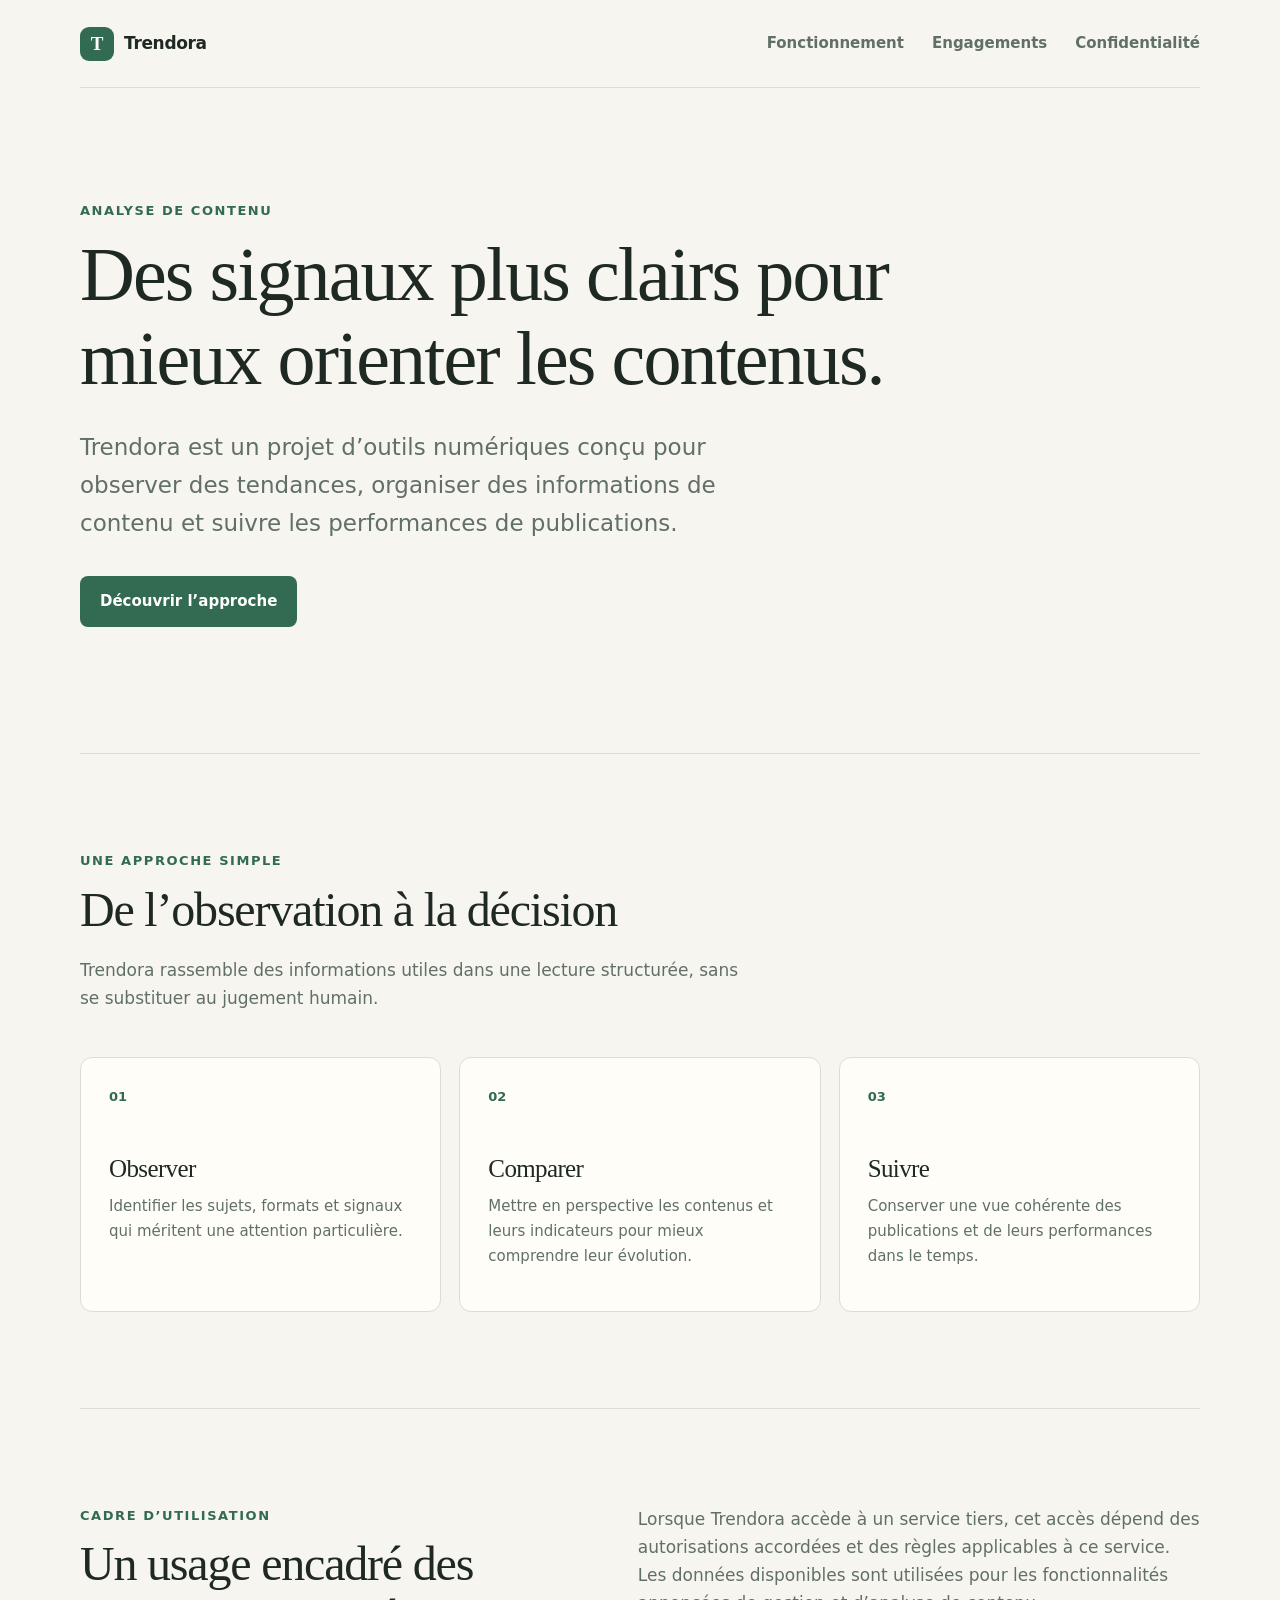
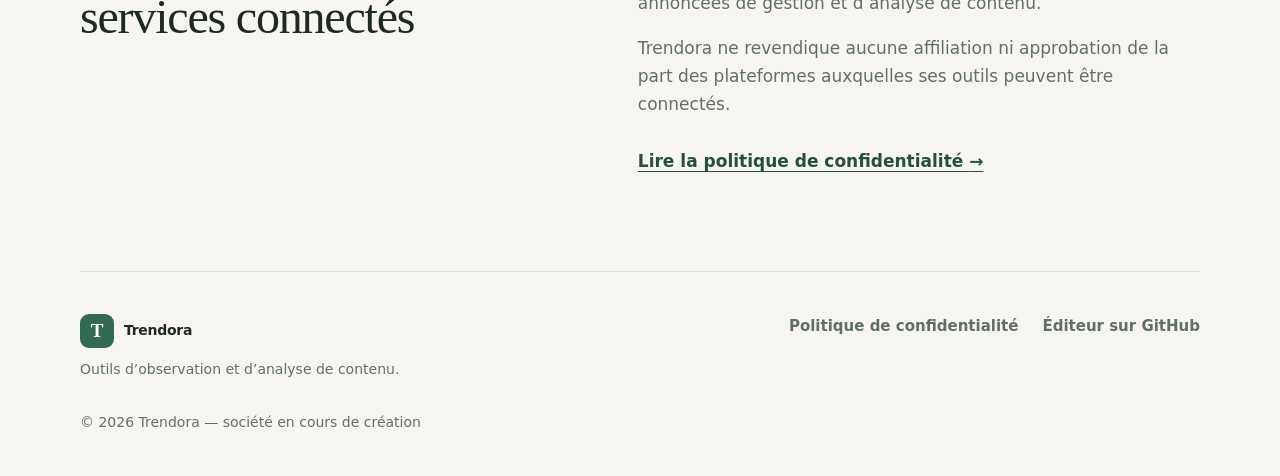
<file: index.html>
<!doctype html>
<html lang="fr">
<head>
  <meta charset="utf-8">
  <meta name="viewport" content="width=device-width, initial-scale=1">
  <meta name="description" content="Trendora aide à observer les tendances et à suivre les performances de contenu sur les plateformes numériques.">
  <meta name="theme-color" content="#f7f5ef">
  <title>Trendora — Observer les tendances, éclairer les contenus</title>
  <link rel="stylesheet" href="styles.css">
</head>
<body>
  <a class="skip-link" href="#contenu">Aller au contenu</a>
  <header class="site-header">
    <a class="brand" href="index.html" aria-label="Trendora, accueil"><span class="brand-mark" aria-hidden="true">T</span><span>Trendora</span></a>
    <nav aria-label="Navigation principale">
      <a href="#fonctionnement">Fonctionnement</a>
      <a href="#engagements">Engagements</a>
      <a href="privacy.html">Confidentialité</a>
    </nav>
  </header>
  <main id="contenu">
    <section class="hero" aria-labelledby="hero-title">
      <p class="eyebrow">Analyse de contenu</p>
      <h1 id="hero-title">Des signaux plus clairs pour mieux orienter les contenus.</h1>
      <p class="hero-copy">Trendora est un projet d’outils numériques conçu pour observer des tendances, organiser des informations de contenu et suivre les performances de publications.</p>
      <a class="button" href="#fonctionnement">Découvrir l’approche</a>
    </section>
    <section class="section" id="fonctionnement" aria-labelledby="fonctionnement-title">
      <div class="section-intro">
        <p class="eyebrow">Une approche simple</p>
        <h2 id="fonctionnement-title">De l’observation à la décision</h2>
        <p>Trendora rassemble des informations utiles dans une lecture structurée, sans se substituer au jugement humain.</p>
      </div>
      <div class="cards">
        <article class="card"><span class="card-number" aria-hidden="true">01</span><h3>Observer</h3><p>Identifier les sujets, formats et signaux qui méritent une attention particulière.</p></article>
        <article class="card"><span class="card-number" aria-hidden="true">02</span><h3>Comparer</h3><p>Mettre en perspective les contenus et leurs indicateurs pour mieux comprendre leur évolution.</p></article>
        <article class="card"><span class="card-number" aria-hidden="true">03</span><h3>Suivre</h3><p>Conserver une vue cohérente des publications et de leurs performances dans le temps.</p></article>
      </div>
    </section>
    <section class="section split" id="engagements" aria-labelledby="engagements-title">
      <div><p class="eyebrow">Cadre d’utilisation</p><h2 id="engagements-title">Un usage encadré des services connectés</h2></div>
      <div class="prose">
        <p>Lorsque Trendora accède à un service tiers, cet accès dépend des autorisations accordées et des règles applicables à ce service. Les données disponibles sont utilisées pour les fonctionnalités annoncées de gestion et d’analyse de contenu.</p>
        <p>Trendora ne revendique aucune affiliation ni approbation de la part des plateformes auxquelles ses outils peuvent être connectés.</p>
        <a class="text-link" href="privacy.html">Lire la politique de confidentialité <span aria-hidden="true">→</span></a>
      </div>
    </section>
  </main>
  <footer class="site-footer">
    <div><a class="brand" href="index.html" aria-label="Trendora, accueil"><span class="brand-mark" aria-hidden="true">T</span><span>Trendora</span></a><p>Outils d’observation et d’analyse de contenu.</p></div>
    <div class="footer-links"><a href="privacy.html">Politique de confidentialité</a><a href="https://github.com/sayrah-mvp">Éditeur sur GitHub</a></div>
    <p class="copyright">© 2026 Trendora — société en cours de création</p>
  </footer>
</body>
</html>
</file>
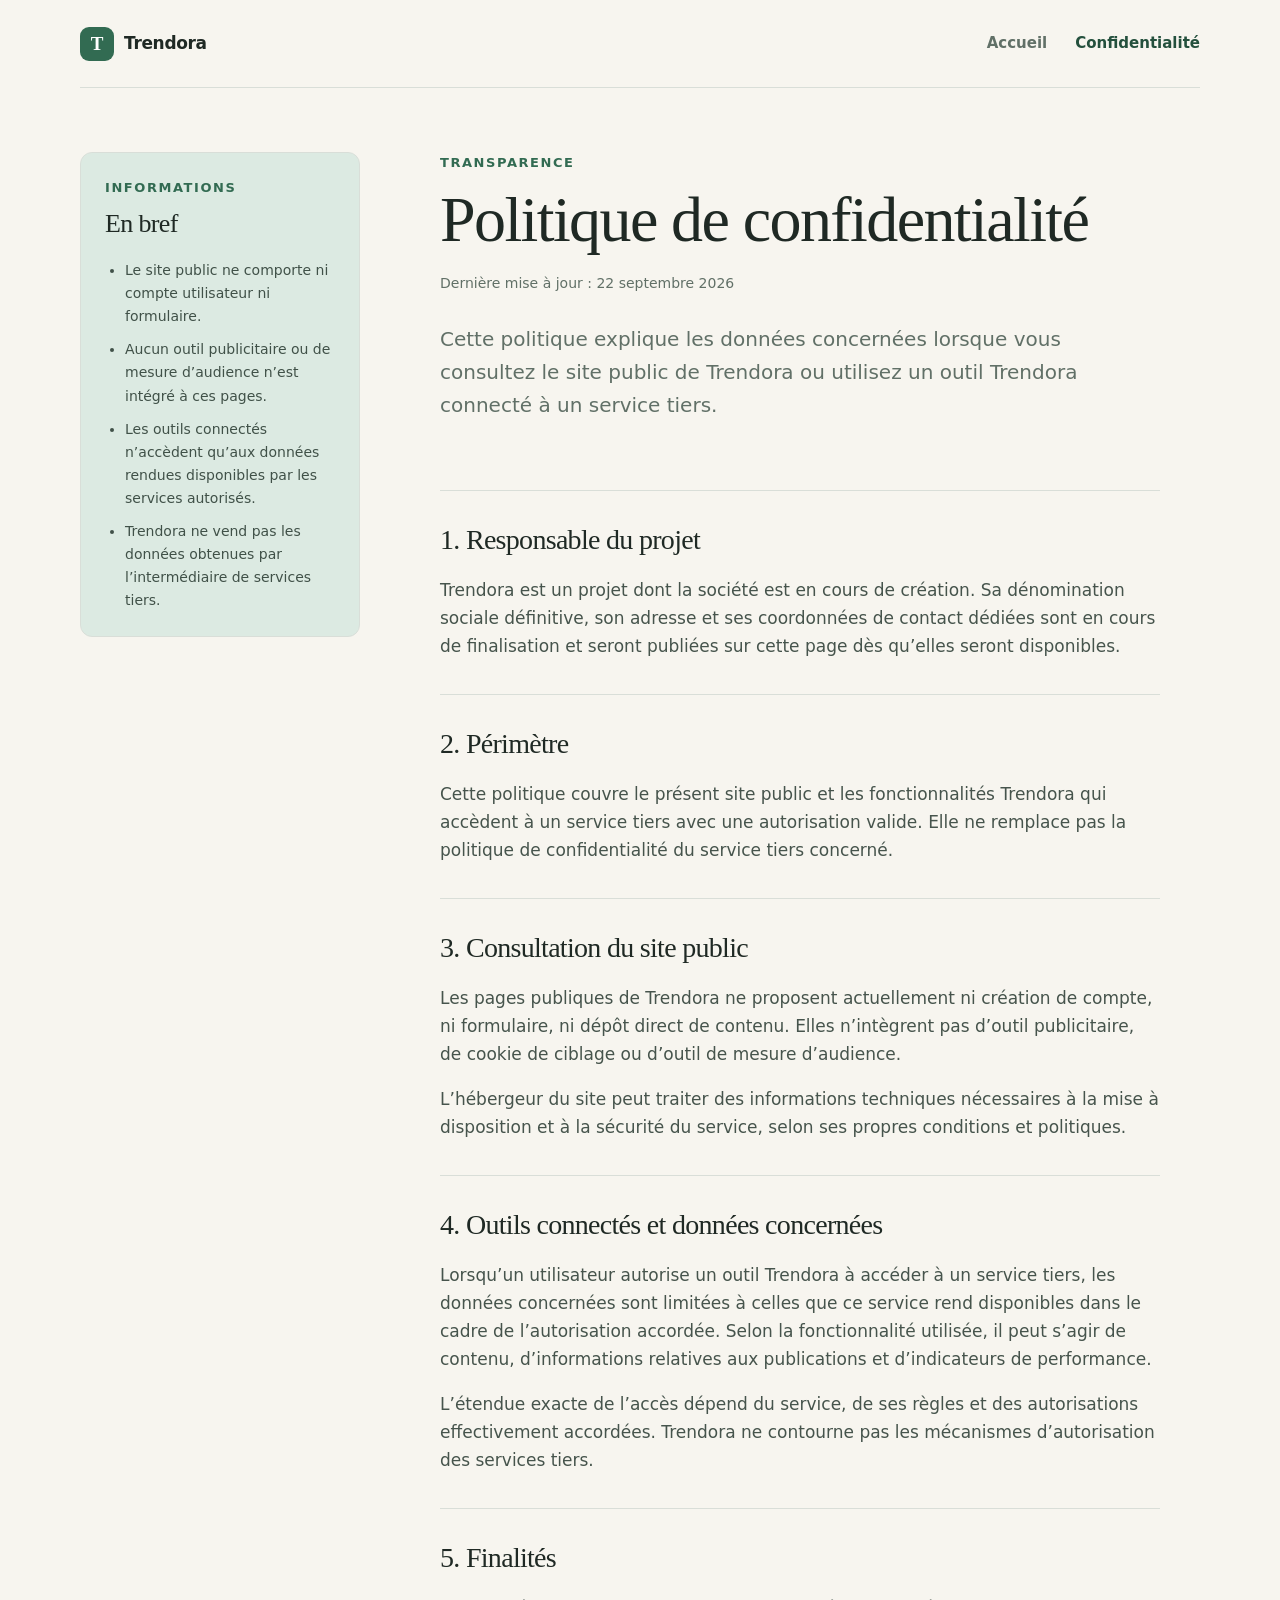
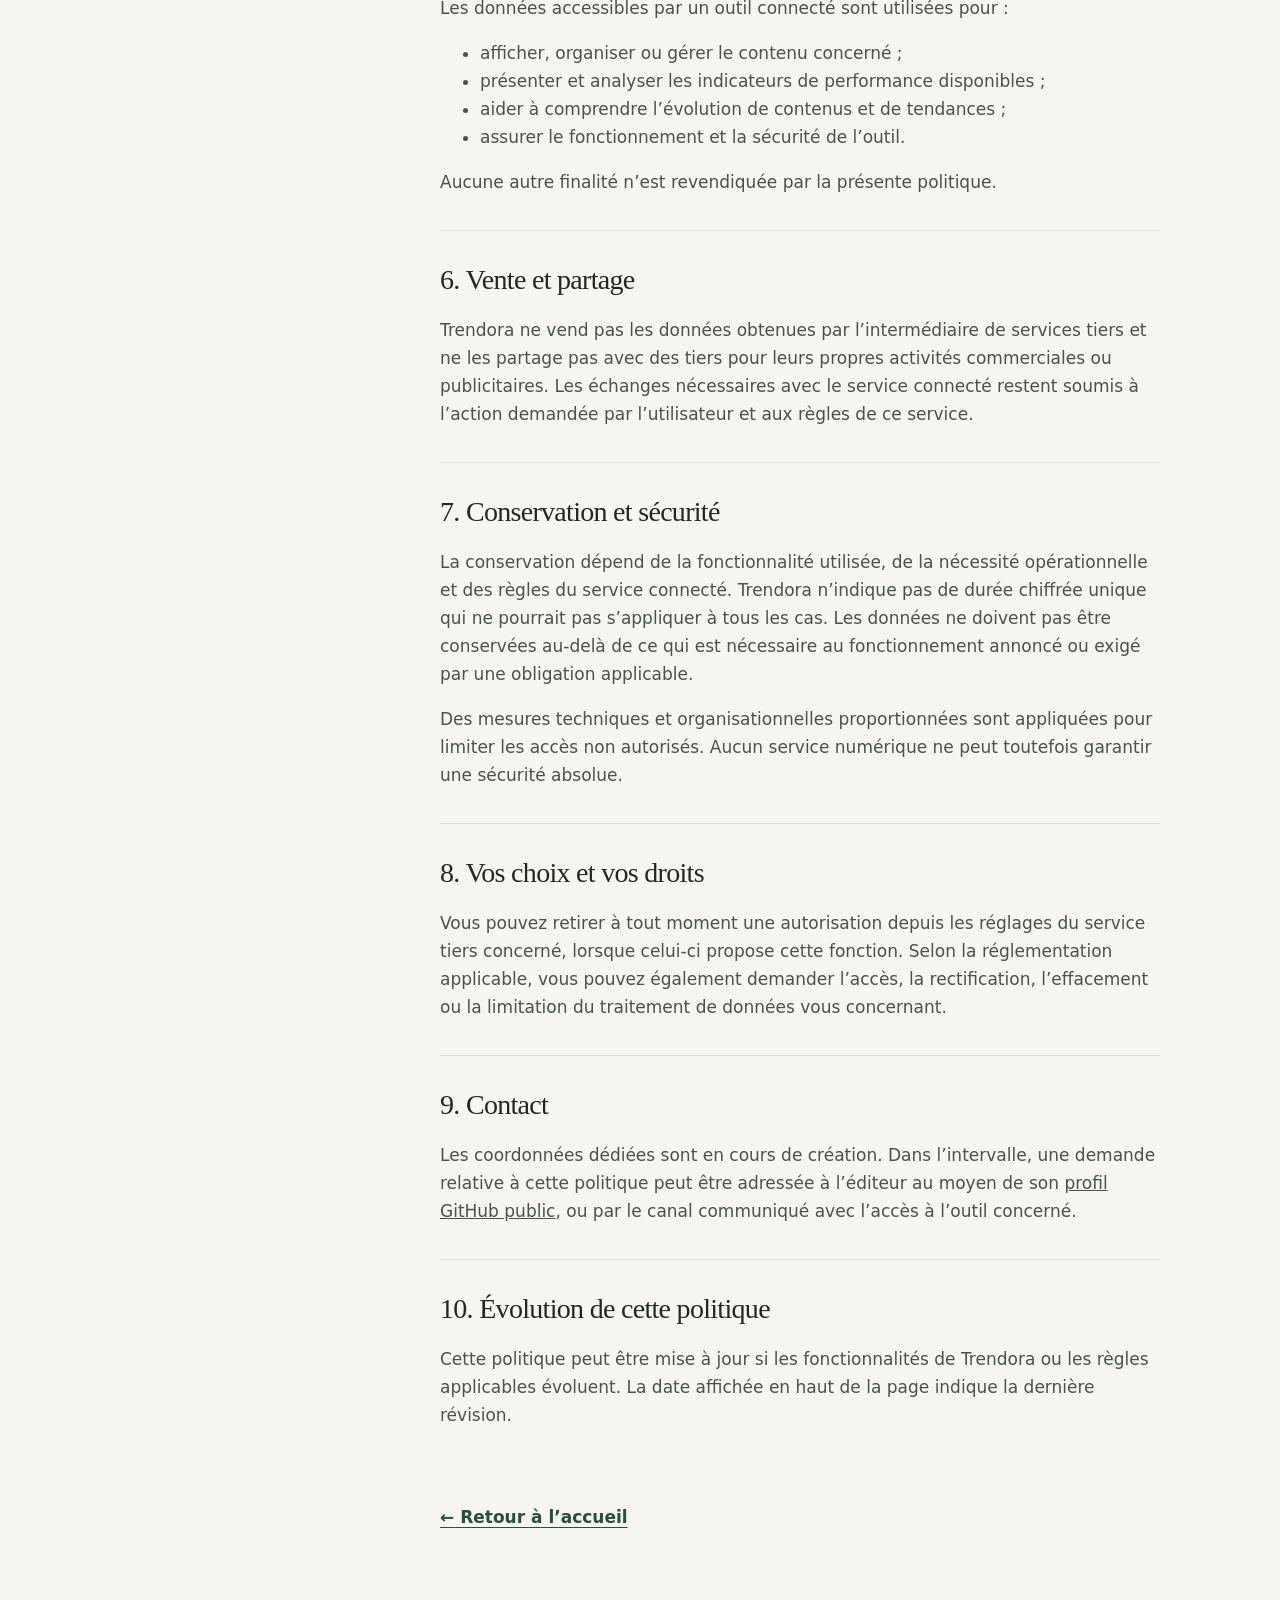
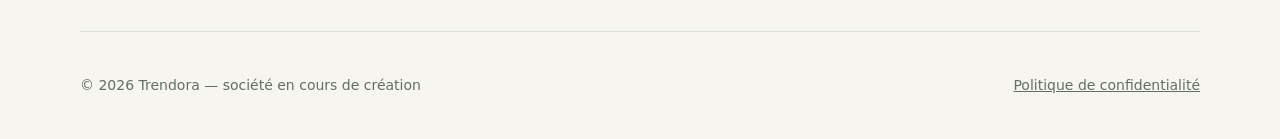
<file: privacy.html>
<!doctype html>
<html lang="fr">
<head>
  <meta charset="utf-8">
  <meta name="viewport" content="width=device-width, initial-scale=1">
  <meta name="description" content="Politique de confidentialité de Trendora : données concernées, finalités, services tiers, conservation et droits.">
  <meta name="theme-color" content="#f7f5ef">
  <title>Politique de confidentialité — Trendora</title>
  <link rel="stylesheet" href="styles.css">
</head>
<body>
  <a class="skip-link" href="#contenu">Aller au contenu</a>
  <header class="site-header compact">
    <a class="brand" href="index.html" aria-label="Trendora, accueil"><span class="brand-mark" aria-hidden="true">T</span><span>Trendora</span></a>
    <nav aria-label="Navigation principale"><a href="index.html">Accueil</a><a href="privacy.html" aria-current="page">Confidentialité</a></nav>
  </header>
  <main id="contenu" class="policy-layout">
    <aside class="policy-summary" aria-labelledby="summary-title">
      <p class="eyebrow">Informations</p><h2 id="summary-title">En bref</h2>
      <ul>
        <li>Le site public ne comporte ni compte utilisateur ni formulaire.</li>
        <li>Aucun outil publicitaire ou de mesure d’audience n’est intégré à ces pages.</li>
        <li>Les outils connectés n’accèdent qu’aux données rendues disponibles par les services autorisés.</li>
        <li>Trendora ne vend pas les données obtenues par l’intermédiaire de services tiers.</li>
      </ul>
    </aside>
    <article class="policy">
      <header class="policy-header">
        <p class="eyebrow">Transparence</p><h1>Politique de confidentialité</h1>
        <p class="updated">Dernière mise à jour : 22 septembre 2026</p>
        <p class="lead">Cette politique explique les données concernées lorsque vous consultez le site public de Trendora ou utilisez un outil Trendora connecté à un service tiers.</p>
      </header>
      <section aria-labelledby="publisher"><h2 id="publisher">1. Responsable du projet</h2><p>Trendora est un projet dont la société est en cours de création. Sa dénomination sociale définitive, son adresse et ses coordonnées de contact dédiées sont en cours de finalisation et seront publiées sur cette page dès qu’elles seront disponibles.</p></section>
      <section aria-labelledby="scope"><h2 id="scope">2. Périmètre</h2><p>Cette politique couvre le présent site public et les fonctionnalités Trendora qui accèdent à un service tiers avec une autorisation valide. Elle ne remplace pas la politique de confidentialité du service tiers concerné.</p></section>
      <section aria-labelledby="public-site"><h2 id="public-site">3. Consultation du site public</h2><p>Les pages publiques de Trendora ne proposent actuellement ni création de compte, ni formulaire, ni dépôt direct de contenu. Elles n’intègrent pas d’outil publicitaire, de cookie de ciblage ou d’outil de mesure d’audience.</p><p>L’hébergeur du site peut traiter des informations techniques nécessaires à la mise à disposition et à la sécurité du service, selon ses propres conditions et politiques.</p></section>
      <section aria-labelledby="connected-services"><h2 id="connected-services">4. Outils connectés et données concernées</h2><p>Lorsqu’un utilisateur autorise un outil Trendora à accéder à un service tiers, les données concernées sont limitées à celles que ce service rend disponibles dans le cadre de l’autorisation accordée. Selon la fonctionnalité utilisée, il peut s’agir de contenu, d’informations relatives aux publications et d’indicateurs de performance.</p><p>L’étendue exacte de l’accès dépend du service, de ses règles et des autorisations effectivement accordées. Trendora ne contourne pas les mécanismes d’autorisation des services tiers.</p></section>
      <section aria-labelledby="purposes"><h2 id="purposes">5. Finalités</h2><p>Les données accessibles par un outil connecté sont utilisées pour :</p><ul><li>afficher, organiser ou gérer le contenu concerné ;</li><li>présenter et analyser les indicateurs de performance disponibles ;</li><li>aider à comprendre l’évolution de contenus et de tendances ;</li><li>assurer le fonctionnement et la sécurité de l’outil.</li></ul><p>Aucune autre finalité n’est revendiquée par la présente politique.</p></section>
      <section aria-labelledby="sharing"><h2 id="sharing">6. Vente et partage</h2><p>Trendora ne vend pas les données obtenues par l’intermédiaire de services tiers et ne les partage pas avec des tiers pour leurs propres activités commerciales ou publicitaires. Les échanges nécessaires avec le service connecté restent soumis à l’action demandée par l’utilisateur et aux règles de ce service.</p></section>
      <section aria-labelledby="retention"><h2 id="retention">7. Conservation et sécurité</h2><p>La conservation dépend de la fonctionnalité utilisée, de la nécessité opérationnelle et des règles du service connecté. Trendora n’indique pas de durée chiffrée unique qui ne pourrait pas s’appliquer à tous les cas. Les données ne doivent pas être conservées au-delà de ce qui est nécessaire au fonctionnement annoncé ou exigé par une obligation applicable.</p><p>Des mesures techniques et organisationnelles proportionnées sont appliquées pour limiter les accès non autorisés. Aucun service numérique ne peut toutefois garantir une sécurité absolue.</p></section>
      <section aria-labelledby="choices"><h2 id="choices">8. Vos choix et vos droits</h2><p>Vous pouvez retirer à tout moment une autorisation depuis les réglages du service tiers concerné, lorsque celui-ci propose cette fonction. Selon la réglementation applicable, vous pouvez également demander l’accès, la rectification, l’effacement ou la limitation du traitement de données vous concernant.</p></section>
      <section aria-labelledby="contact"><h2 id="contact">9. Contact</h2><p>Les coordonnées dédiées sont en cours de création. Dans l’intervalle, une demande relative à cette politique peut être adressée à l’éditeur au moyen de son <a href="https://github.com/sayrah-mvp">profil GitHub public</a>, ou par le canal communiqué avec l’accès à l’outil concerné.</p></section>
      <section aria-labelledby="updates"><h2 id="updates">10. Évolution de cette politique</h2><p>Cette politique peut être mise à jour si les fonctionnalités de Trendora ou les règles applicables évoluent. La date affichée en haut de la page indique la dernière révision.</p></section>
      <a class="text-link back-link" href="index.html"><span aria-hidden="true">←</span> Retour à l’accueil</a>
    </article>
  </main>
  <footer class="site-footer policy-footer"><p>© 2026 Trendora — société en cours de création</p><a href="privacy.html" aria-current="page">Politique de confidentialité</a></footer>
</body>
</html>
</file>
<file: styles.css>
:root { --ink:#1f2924; --muted:#617067; --paper:#f7f5ef; --surface:#fffdf8; --line:#d9ded8; --accent:#326b52; --accent-dark:#24503d; --accent-soft:#dceae2; --max-width:1120px; }
* { box-sizing:border-box; }
html { scroll-behavior:smooth; }
body { margin:0; color:var(--ink); background:var(--paper); font-family:Inter,ui-sans-serif,system-ui,-apple-system,BlinkMacSystemFont,"Segoe UI",sans-serif; font-size:17px; line-height:1.65; -webkit-font-smoothing:antialiased; }
a { color:inherit; }
a:focus-visible { outline:3px solid #d59d39; outline-offset:4px; border-radius:3px; }
.skip-link { position:fixed; z-index:10; top:12px; left:12px; padding:10px 14px; background:var(--ink); color:white; transform:translateY(-160%); }
.skip-link:focus { transform:translateY(0); }
.site-header,.site-footer,main { width:min(calc(100% - 40px),var(--max-width)); margin-inline:auto; }
.site-header { display:flex; align-items:center; justify-content:space-between; min-height:88px; border-bottom:1px solid var(--line); }
.site-header.compact { margin-bottom:64px; }
.brand { display:inline-flex; align-items:center; gap:10px; color:var(--ink); font-weight:750; letter-spacing:-.02em; text-decoration:none; }
.brand-mark { display:grid; width:34px; height:34px; place-items:center; border-radius:9px; background:var(--accent); color:white; font-family:Georgia,serif; font-size:19px; }
nav { display:flex; gap:28px; }
nav a,.footer-links a { color:var(--muted); font-size:15px; font-weight:650; text-decoration:none; }
nav a:hover,nav a[aria-current="page"],.footer-links a:hover { color:var(--accent-dark); }
.hero { max-width:870px; padding:112px 0 126px; }
.eyebrow { margin:0 0 12px; color:var(--accent); font-size:13px; font-weight:800; letter-spacing:.12em; text-transform:uppercase; }
h1,h2,h3 { margin-top:0; font-family:Georgia,"Times New Roman",serif; font-weight:500; line-height:1.1; letter-spacing:-.025em; }
h1 { margin-bottom:28px; font-size:clamp(44px,7vw,76px); }
h2 { margin-bottom:20px; font-size:clamp(32px,4vw,48px); }
h3 { margin-bottom:12px; font-size:25px; }
.hero-copy,.lead { max-width:720px; margin:0 0 34px; color:var(--muted); font-size:clamp(19px,2.4vw,23px); }
.button { display:inline-block; padding:13px 20px; border-radius:8px; background:var(--accent); color:white; font-size:15px; font-weight:750; text-decoration:none; }
.button:hover { background:var(--accent-dark); }
.section { padding:96px 0; border-top:1px solid var(--line); }
.section-intro { max-width:680px; margin-bottom:44px; }
.section-intro>p:last-child,.prose { color:var(--muted); }
.cards { display:grid; grid-template-columns:repeat(3,1fr); gap:18px; }
.card { min-height:255px; padding:28px; border:1px solid var(--line); border-radius:12px; background:var(--surface); }
.card-number { display:block; margin-bottom:48px; color:var(--accent); font-size:13px; font-weight:800; }
.card p { margin:0; color:var(--muted); font-size:15px; }
.split { display:grid; grid-template-columns:minmax(0,.85fr) minmax(0,1fr); gap:80px; }
.prose p:first-child { margin-top:0; }
.text-link { display:inline-block; margin-top:12px; color:var(--accent-dark); font-weight:750; text-underline-offset:4px; }
.site-footer { display:grid; grid-template-columns:1fr auto; gap:20px 60px; align-items:start; padding:42px 0; border-top:1px solid var(--line); color:var(--muted); font-size:14px; }
.site-footer p { margin:10px 0 0; }
.footer-links { display:flex; gap:24px; }
.copyright { grid-column:1/-1; }
.policy-layout { display:grid; grid-template-columns:280px minmax(0,720px); gap:80px; align-items:start; padding-bottom:100px; }
.policy-summary { position:sticky; top:32px; padding:24px; border:1px solid var(--line); border-radius:12px; background:var(--accent-soft); }
.policy-summary h2 { font-size:26px; }
.policy-summary ul { margin:0; padding-left:20px; color:#405148; font-size:14px; }
.policy-summary li+li { margin-top:10px; }
.policy-header { margin-bottom:68px; }
.policy-header h1 { font-size:clamp(40px,6vw,64px); }
.updated { margin:-12px 0 28px; color:var(--muted); font-size:14px; }
.policy .lead { font-size:20px; }
.policy section { padding:34px 0; border-top:1px solid var(--line); }
.policy section h2 { font-size:28px; }
.policy section p,.policy section li { color:#46544c; }
.policy section p:last-child { margin-bottom:0; }
.back-link { margin-top:40px; }
.policy-footer { display:flex; justify-content:space-between; }
.policy-footer p { margin:0; }
@media (max-width:760px) {
  body { font-size:16px; }
  .site-header { align-items:flex-start; padding:22px 0; }
  .site-header nav { gap:14px; }
  .site-header nav a:not(:last-child) { display:none; }
  .hero { padding:80px 0 88px; }
  .section { padding:72px 0; }
  .cards,.split,.policy-layout { grid-template-columns:1fr; }
  .split,.policy-layout { gap:32px; }
  .card { min-height:auto; }
  .card-number { margin-bottom:30px; }
  .policy-summary { position:static; }
  .site-footer { grid-template-columns:1fr; }
  .footer-links { flex-direction:column; gap:10px; }
  .copyright { grid-column:1; }
}
@media (prefers-reduced-motion:reduce) { html { scroll-behavior:auto; } }
</file>
